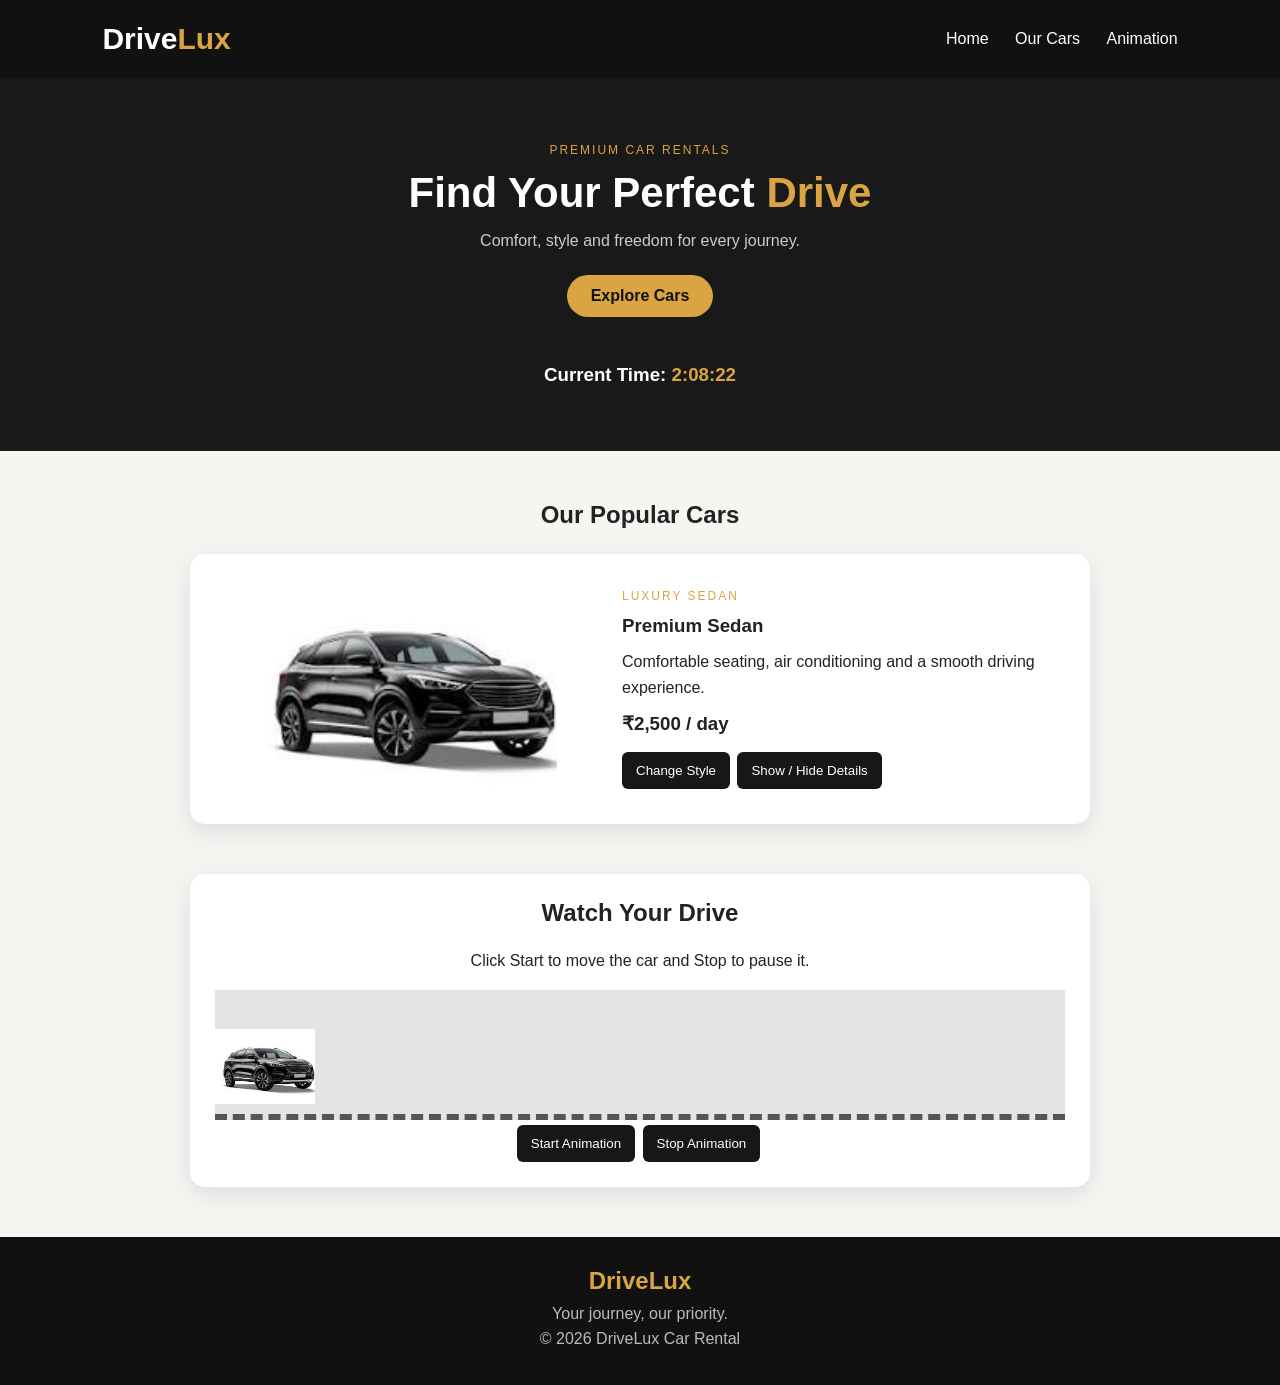
<file: EX_6/index.html>
<!DOCTYPE html>
<html>
<head>
    <title>DriveLux Car Rental</title>
    <meta name="viewport" content="width=device-width, initial-scale=1.0">
    <link rel="stylesheet" href="style.css">
</head>

<body>

<header>
    <h1>Drive<span>Lux</span></h1>
    <nav>
        <a href="#home">Home</a>
        <a href="#cars">Our Cars</a>
        <a href="#animation">Animation</a>
    </nav>
</header>

<section class="hero" id="home">
    <p class="small">PREMIUM CAR RENTALS</p>
    <h2>Find Your Perfect <span>Drive</span></h2>
    <p>Comfort, style and freedom for every journey.</p>
    <a href="#cars" class="button">Explore Cars</a>
    <h3>Current Time: <span id="time"></span></h3>
</section>

<section class="cars-section" id="cars">
    <h2>Our Popular Cars</h2>

    <div class="car-card" id="carCard">
        <img src="car.jpg" alt="Rental car" class="car-image">

        <div class="car-info">
            <p class="small">LUXURY SEDAN</p>
            <h3 id="carName">Premium Sedan</h3>
            <p id="details">Comfortable seating, air conditioning
                and a smooth driving experience.</p>
            <h3>₹2,500 / day</h3>

            <button onclick="changeStyle()">Change Style</button>
            <button onclick="toggleDetails()">Show / Hide Details</button>
        </div>
    </div>
</section>

<section class="animation-section" id="animation">
    <h2>Watch Your Drive</h2>
    <p>Click Start to move the car and Stop to pause it.</p>

    <div id="road">
        <img src="car.jpg" id="movingCar" alt="Moving car">
    </div>

    <button onclick="startCar()">Start Animation</button>
    <button onclick="stopCar()">Stop Animation</button>
</section>

<footer>
    <h2>DriveLux</h2>
    <p>Your journey, our priority.</p>
    <p>© 2026 DriveLux Car Rental</p>
</footer>

<script>
function changeStyle() {
    let card = document.getElementById("carCard");

    card.style.backgroundColor = "#222";
    card.style.color = "#d9a441";
    card.style.border = "2px solid #d9a441";
}

function toggleDetails() {
    let details = document.getElementById("details");

    if (details.style.display === "none") {
        details.style.display = "block";
    } else {
        details.style.display = "none";
    }
}

function displayTime() {
    let now = new Date();

    document.getElementById("time").innerHTML =
        now.getHours() + ":" +
        String(now.getMinutes()).padStart(2, "0") + ":" +
        String(now.getSeconds()).padStart(2, "0");
}

setInterval(displayTime, 1000);
displayTime();

let position = 0;
let timer = null;

function startCar() {
    if (timer !== null) return;

    let car = document.getElementById("movingCar");
    let road = document.getElementById("road");

    timer = setInterval(function() {
        position++;

        if (position > road.clientWidth - car.offsetWidth) {
            position = 0;
        }

        car.style.left = position + "px";
    }, 20);
}

function stopCar() {
    clearInterval(timer);
    timer = null;
}
</script>

</body>
</html>
</file>
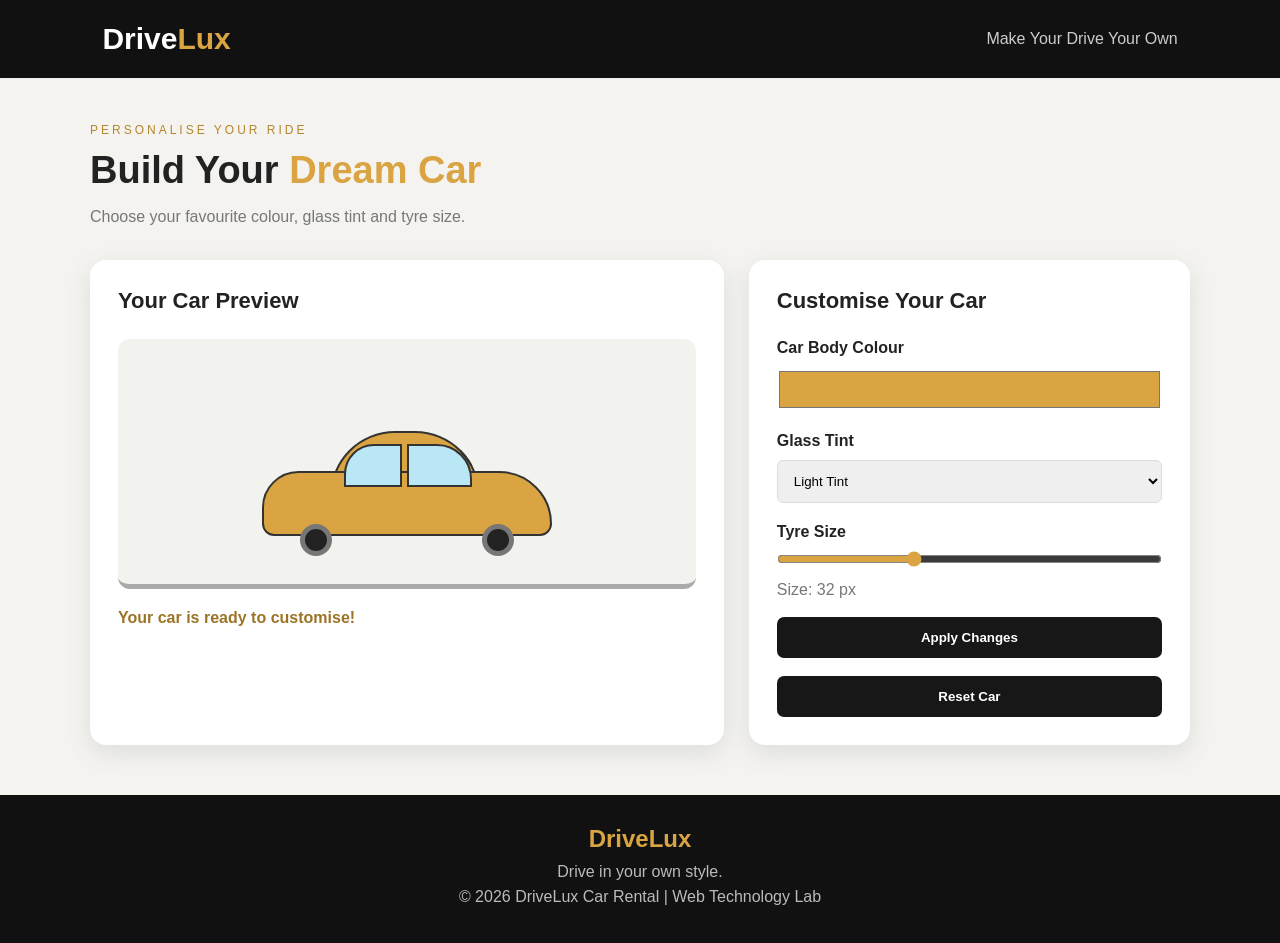
<file: Ex_7/index.html>
<!DOCTYPE html>
<html lang="en">
<head>
    <meta charset="UTF-8">
    <meta name="viewport" content="width=device-width, initial-scale=1.0">
    <title>DriveLux Car Customizer</title>
    <link rel="stylesheet" href="style.css">

    <script src="https://ajax.googleapis.com/ajax/libs/jquery/3.7.1/jquery.min.js"></script>
</head>

<body>

<header>
    <h1>Drive<span>Lux</span></h1>
    <p>Make Your Drive Your Own</p>
</header>

<section class="main">
    <div class="intro">
        <p class="tag">PERSONALISE YOUR RIDE</p>
        <h2>Build Your <span>Dream Car</span></h2>
        <p>Choose your favourite colour, glass tint and tyre size.</p>
    </div>

    <div class="customizer">

        <div class="preview">
            <h3>Your Car Preview</h3>

            <div class="car-scene">
                <div class="car">
                    <div class="roof"></div>
                    <div class="window front-window"></div>
                    <div class="window back-window"></div>
                    <div class="body"></div>
                    <div class="wheel wheel-one"></div>
                    <div class="wheel wheel-two"></div>
                </div>
            </div>

            <p id="message">Your car is ready to customise!</p>
        </div>

        <div class="controls">
            <h3>Customise Your Car</h3>

            <label for="colour">Car Body Colour</label>
            <input type="color" id="colour" value="#d9a441">

            <label for="tint">Glass Tint</label>
            <select id="tint">
                <option value="#b9e7f5">Light Tint</option>
                <option value="#555555">Medium Tint</option>
                <option value="#111111">Dark Tint</option>
            </select>

            <label for="tyre">Tyre Size</label>
            <input type="range" id="tyre" min="25" max="45" value="32">
            <p>Size: <span id="size">32</span> px</p>

            <button id="apply">Apply Changes</button>
            <button id="reset">Reset Car</button>
        </div>

    </div>
</section>

<footer>
    <h2>DriveLux</h2>
    <p>Drive in your own style.</p>
    <p>© 2026 DriveLux Car Rental | Web Technology Lab</p>
</footer>

<script>
$(document).ready(function() {

    $("#apply").click(function() {
        $(".body").css("background-color", $("#colour").val());

        $(".window").css("background-color", $("#tint").val());

        let tyreSize = $("#tyre").val();

        $(".wheel").css({
            "width": tyreSize + "px",
            "height": tyreSize + "px"
        });

        $("#size").text(tyreSize);
        $("#message").text("Your car has been customised!");
    });

    $("#tyre").on("input", function() {
        $("#size").text($(this).val());
    });

    $("#reset").click(function() {
        $("#colour").val("#d9a441");
        $("#tint").val("#b9e7f5");
        $("#tyre").val(32);

        $(".body").css("background-color", "#d9a441");
        $(".window").css("background-color", "#b9e7f5");
        $(".wheel").css({
            "width": "32px",
            "height": "32px"
        });

        $("#size").text("32");
        $("#message").text("Your car settings have been reset.");
    });

});
</script>

</body>
</html>
</file>
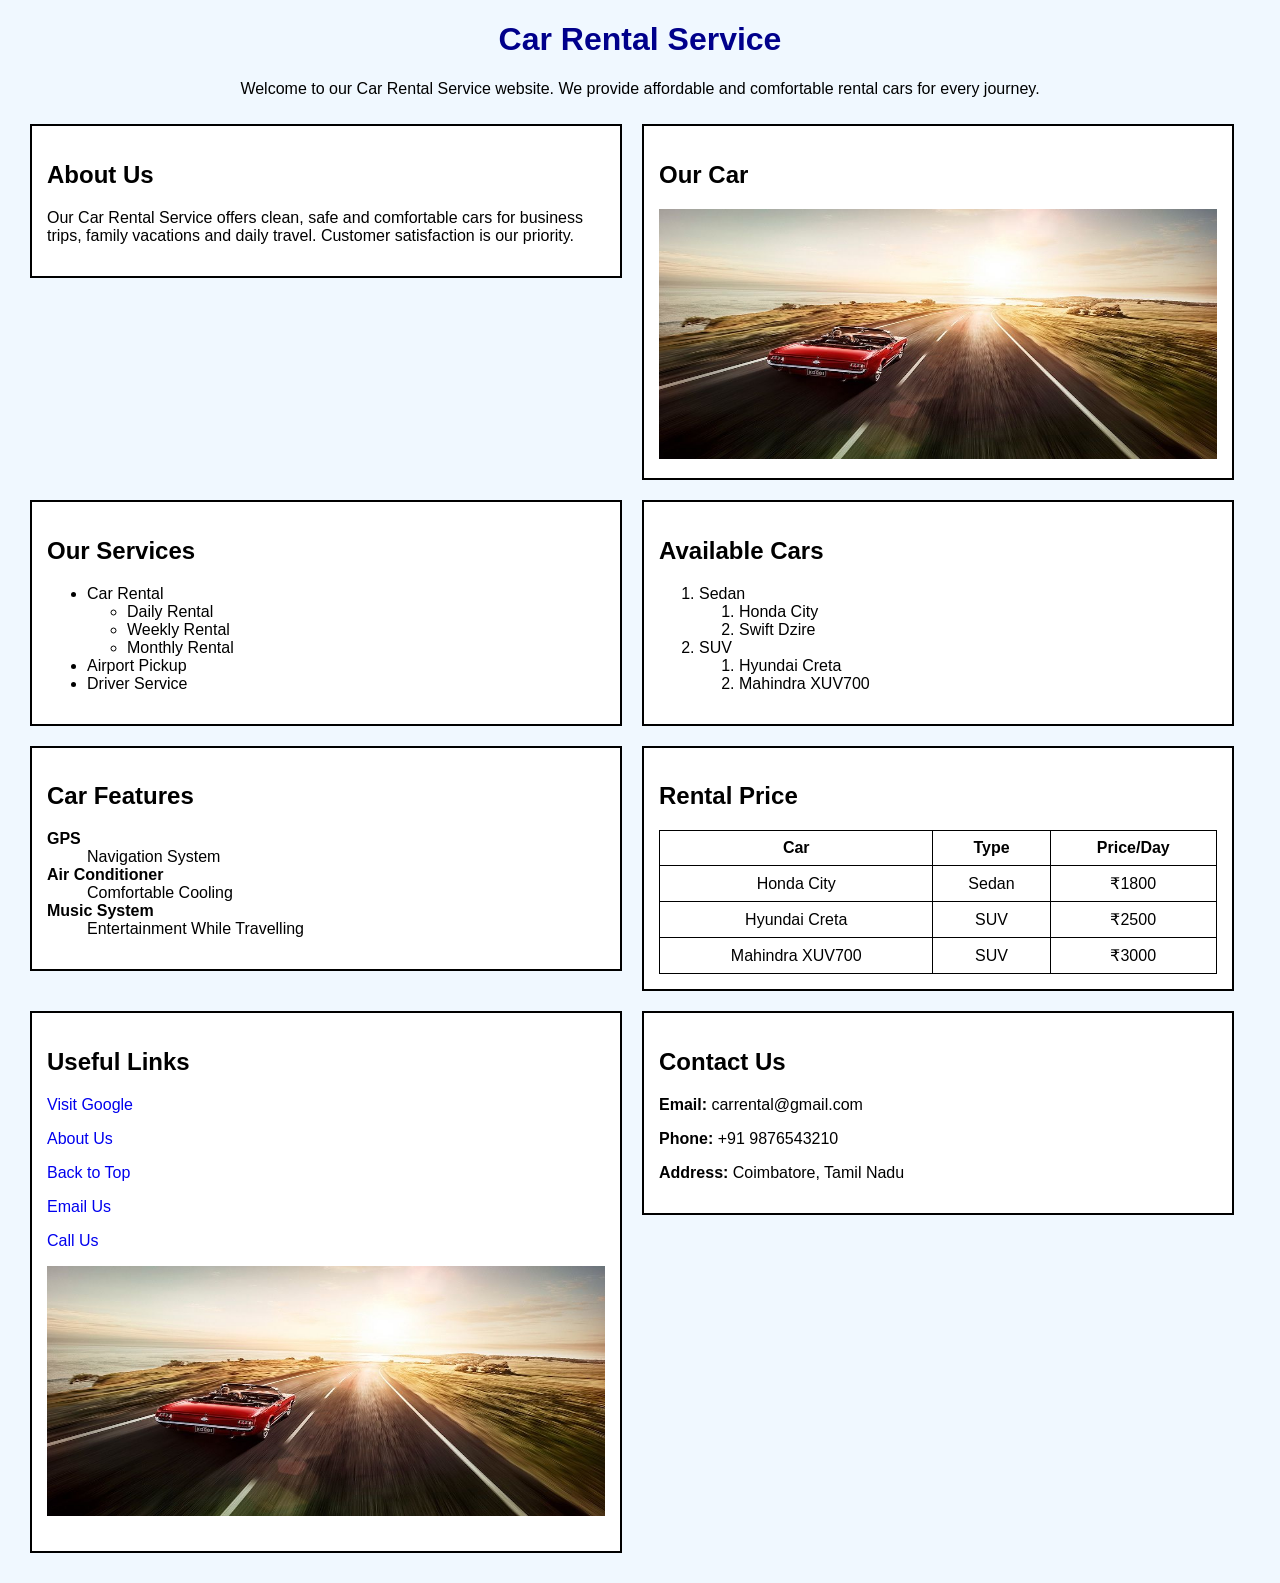
<file: EXPT_1/index.html>
<!doctype html>
<html>
  <head>
    <title>Car Rental Service</title>
    <style>
      body {
        background-color: #f0f8ff;
        font-family: Arial;
        margin: 20px;
      }
      h1 {
        text-align: center;
        color: darkblue;
      }
      .box {
        width: 45%;
        float: left;
        border: 2px solid black;
        padding: 15px;
        margin: 10px;
        background-color: white;
      }
      .clear {
        clear: both;
      }
      table {
        width: 100%;
        border-collapse: collapse;
      }
      table,
      th,
      td {
        border: 1px solid black;
        padding: 8px;
        text-align: center;
      }
      img {
        width: 100%;
        height: 250px;
      }
      a {
        text-decoration: none;
      }
    </style>
  </head>
  <body>
    <!-- Header Section -->
    <h1 id="top">Car Rental Service</h1>
    <p align="center">
      Welcome to our Car Rental Service website. We provide affordable and
      comfortable rental cars for every journey.
    </p>
    <!-- About Us -->
    <div class="box" id="about">
      <h2>About Us</h2>
      <p>
        Our Car Rental Service offers clean, safe and comfortable cars for
        business trips, family vacations and daily travel. Customer satisfaction
        is our priority.
      </p>
    </div>
    <!-- Image Section -->
    <div class="box">
      <h2>Our Car</h2>
      <img src="car.jpg" alt="Car Image" />
    </div>
    <div class="clear"></div>
    <!-- Services -->
    <div class="box">
      <h2>Our Services</h2>
      <ul>
        <li>
          Car Rental
          <ul>
            <li>Daily Rental</li>
            <li>Weekly Rental</li>
            <li>Monthly Rental</li>
          </ul>
        </li>
        <li>Airport Pickup</li>
        <li>Driver Service</li>
      </ul>
    </div>
    <!-- Available Cars -->
    <div class="box">
      <h2>Available Cars</h2>
      <ol>
        <li>
          Sedan
          <ol>
            <li>Honda City</li>
            <li>Swift Dzire</li>
          </ol>
        </li>
        <li>
          SUV
          <ol>
            <li>Hyundai Creta</li>
            <li>Mahindra XUV700</li>
          </ol>
        </li>
      </ol>
    </div>
    <div class="clear"></div>
    <!-- Features -->
    <div class="box">
      <h2>Car Features</h2>
      <dl>
        <dt><b>GPS</b></dt>
        <dd>Navigation System</dd>
        <dt><b>Air Conditioner</b></dt>
        <dd>Comfortable Cooling</dd>
        <dt><b>Music System</b></dt>
        <dd>Entertainment While Travelling</dd>
      </dl>
    </div>
    <!-- Rental Price -->
    <div class="box">
      <h2>Rental Price</h2>
      <table>
        <tr>
          <th>Car</th>
          <th>Type</th>
          <th>Price/Day</th>
        </tr>
        <tr>
          <td>Honda City</td>
          <td>Sedan</td>
          <td>₹1800</td>
        </tr>
        <tr>
          <td>Hyundai Creta</td>
          <td>SUV</td>
          <td>₹2500</td>
        </tr>
        <tr>
          <td>Mahindra XUV700</td>
          <td>SUV</td>
          <td>₹3000</td>
        </tr>
      </table>
    </div>
    <div class="clear"></div>
    <!-- Hyperlinks -->
    <div class="box">
      <h2>Useful Links</h2>
      <p>
        <a href="https://www.google.com" target="_blank"> Visit Google </a>
      </p>
      <p>
        <a href="#about"> About Us </a>
      </p>
      <p>
        <a href="#top"> Back to Top </a>
      </p>
      <p>
        <a href="mailto:carrental@gmail.com"> Email Us </a>
      </p>
      <p>
        <a href="tel:+919876543210"> Call Us </a>
      </p>
      <p>
        <a href="https://www.google.com" target="_blank">
          <img src="car.jpg" width="150" height="100" alt="Car" />
        </a>
      </p>
    </div>
    <!-- Contact -->
    <div class="box">
      <h2>Contact Us</h2>
      <p><b>Email:</b> carrental@gmail.com</p>
      <p><b>Phone:</b> +91 9876543210</p>
      <p><b>Address:</b> Coimbatore, Tamil Nadu</p>
    </div>
    <div class="clear"></div>
  </body>
</html>
</file>
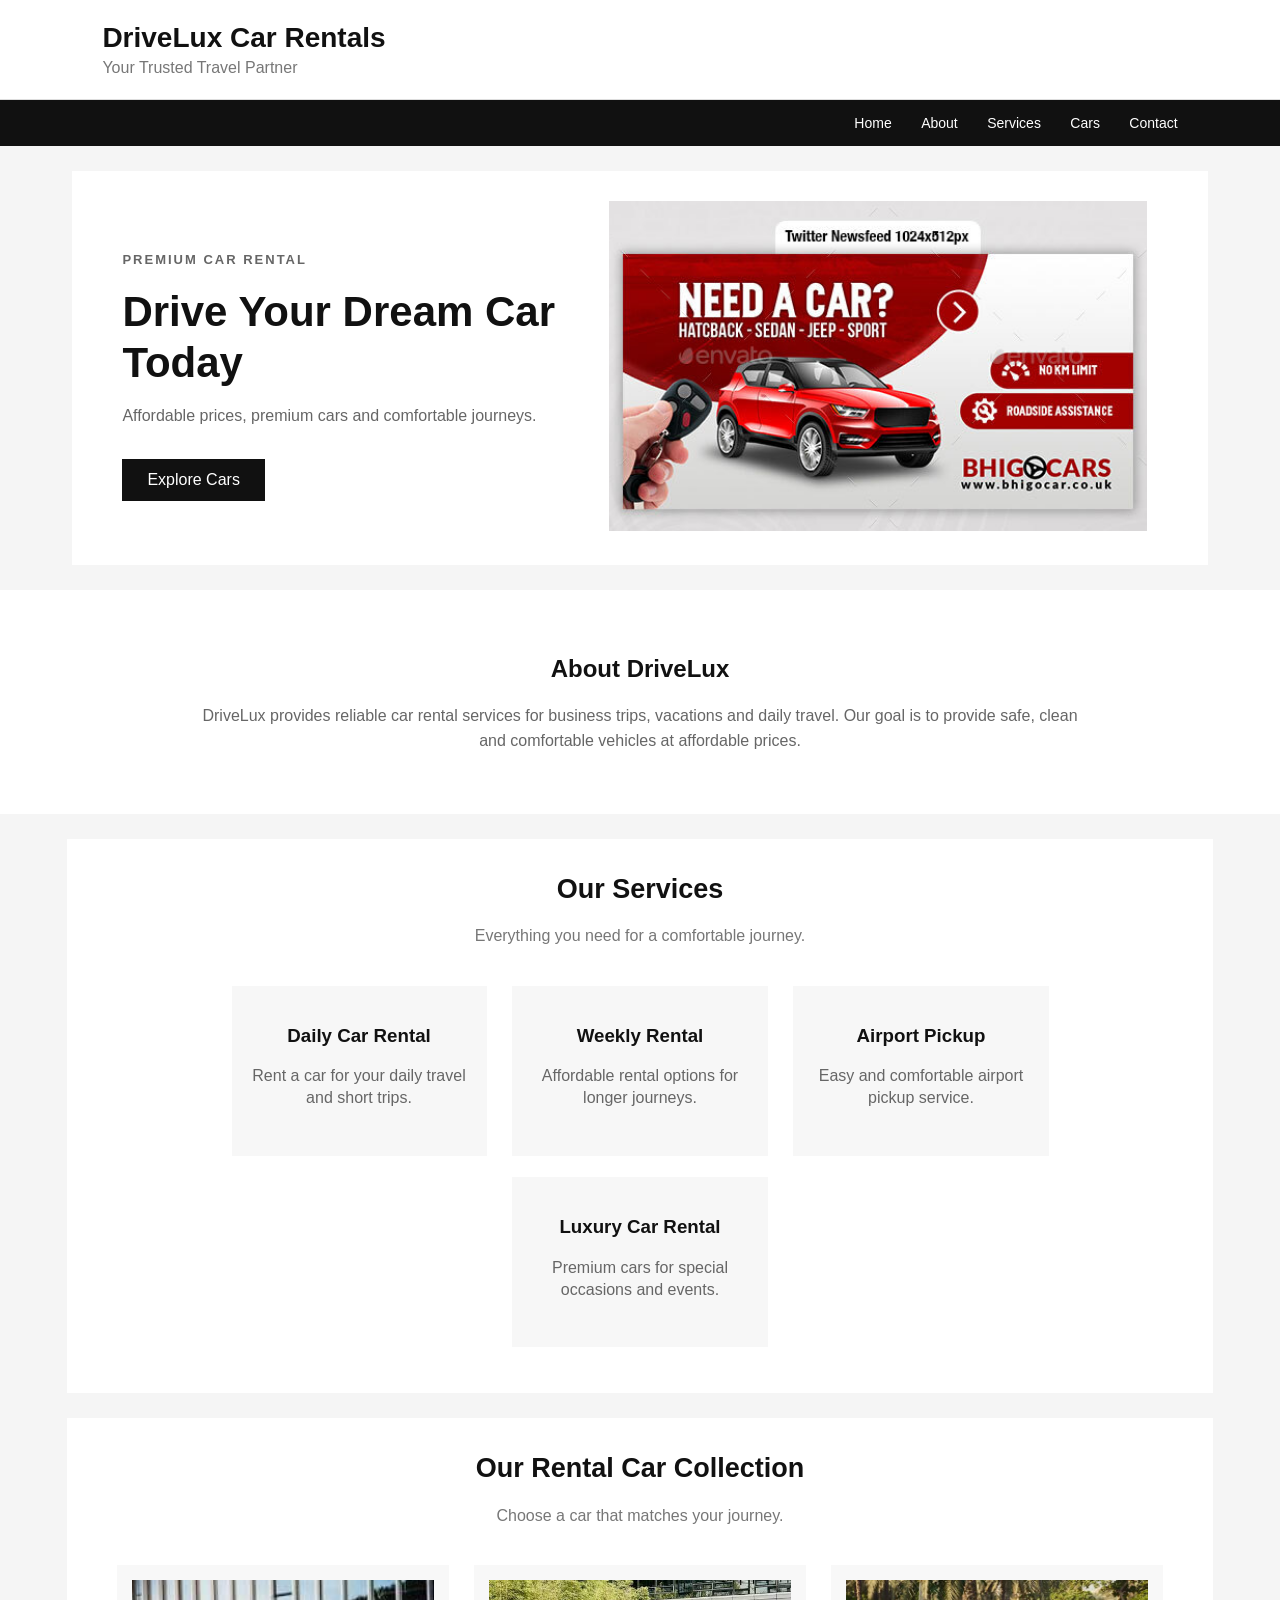
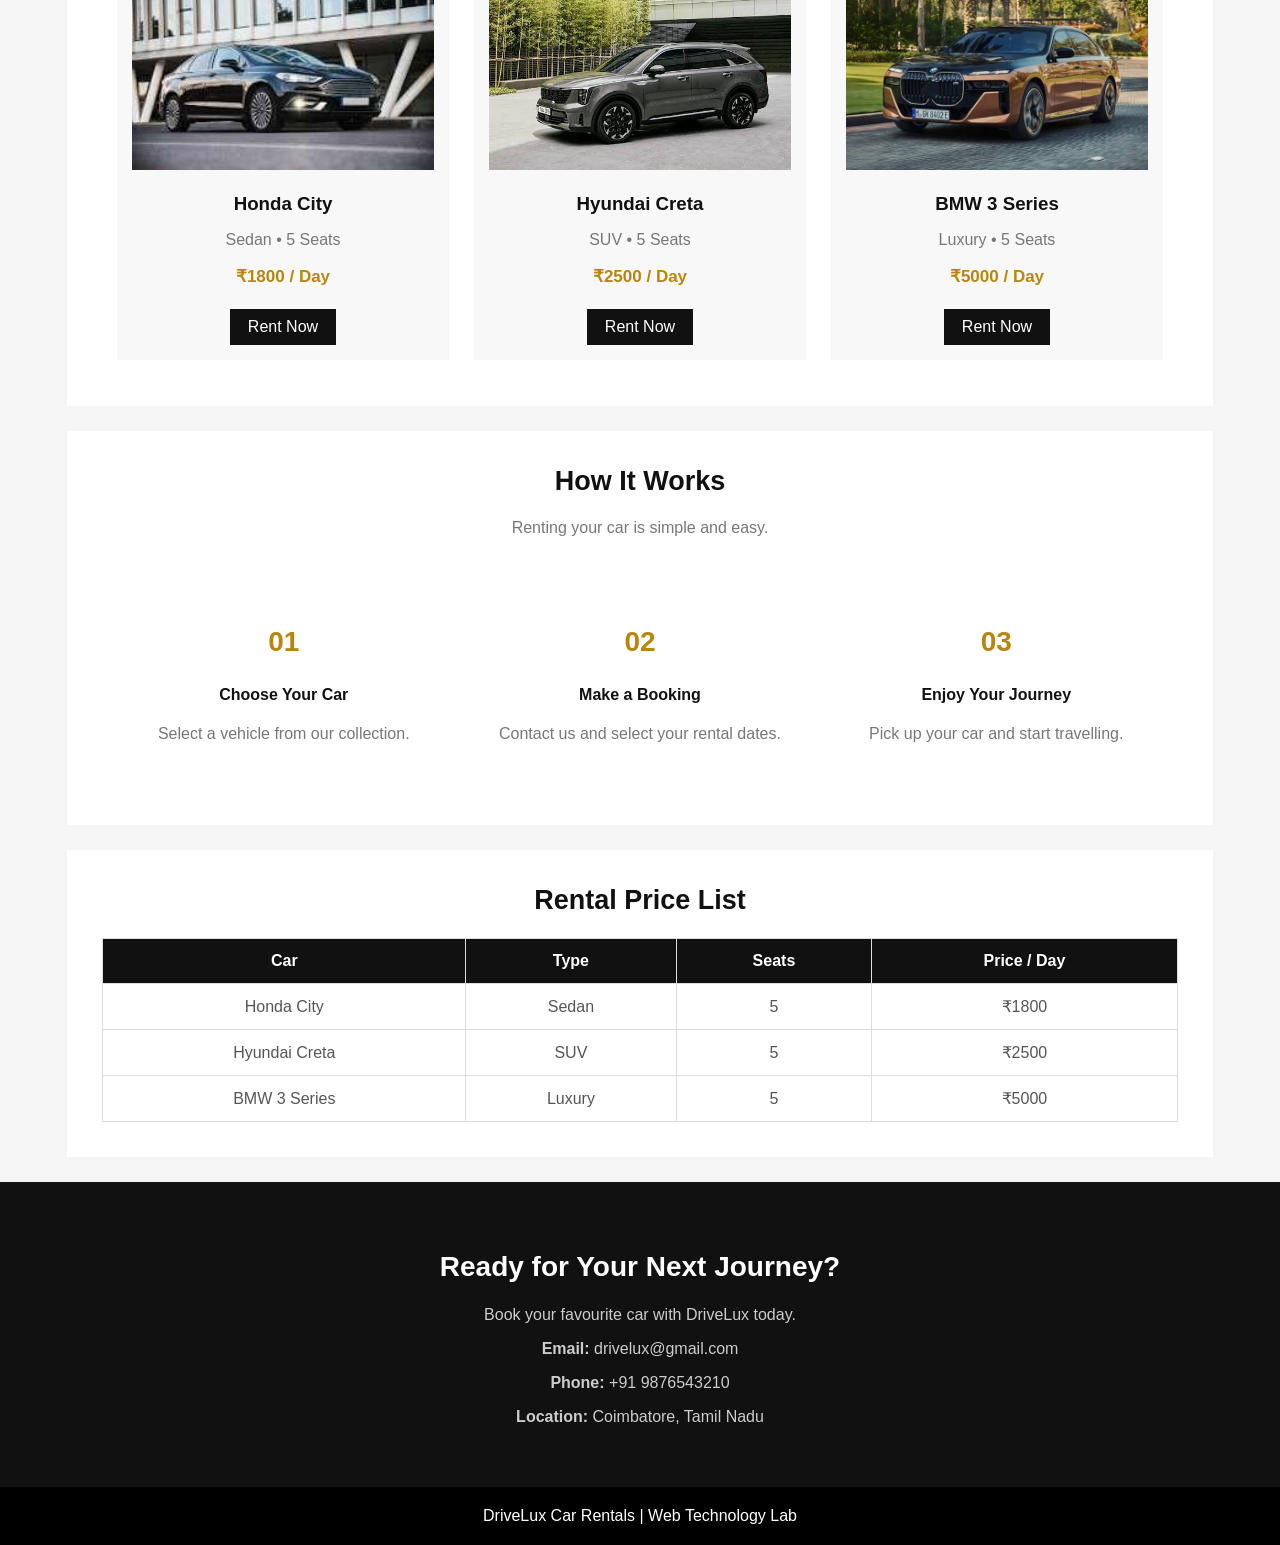
<file: EXPT_3/index.html>
<!DOCTYPE html>
<html>
<head>
    <title>DriveLux Car Rentals</title>
    <link rel="stylesheet" href="style.css">
</head>
<body>
    <div class="header">
        <h1>DriveLux Car Rentals</h1>
        <p>Your Trusted Travel Partner</p>
    </div>
    <div class="nav">
        <a href="#home">Home</a>
        <a href="#about">About</a>
        <a href="#services">Services</a>
        <a href="#cars">Cars</a>
        <a href="#contact">Contact</a>
    </div>
    <div class="hero" id="home">
        <div class="hero-text">
            <p class="small-title">PREMIUM CAR RENTAL</p>
            <h2>Drive Your Dream Car Today</h2>
            <p>
                Affordable prices, premium cars and comfortable journeys.
            </p>
            <a href="#cars" class="button">
                Explore Cars
            </a>
        </div>
        <div class="hero-image">
            <img src="hero.jpg" alt="Car Rental">
        </div>
    </div>
    <div class="about" id="about">
        <h2>About DriveLux</h2>
        <p>
            DriveLux provides reliable car rental services for business trips,
            vacations and daily travel. Our goal is to provide safe, clean
            and comfortable vehicles at affordable prices.
        </p>
    </div>
    <div class="section" id="services">
        <h2>Our Services</h2>
        <p class="section-text">
            Everything you need for a comfortable journey.
        </p>
        <div class="service-box">
            <h3>Daily Car Rental</h3>
            <p>
                Rent a car for your daily travel and short trips.
            </p>
        </div>
        <div class="service-box">
            <h3>Weekly Rental</h3>
            <p>
                Affordable rental options for longer journeys.
            </p>
        </div>
        <div class="service-box">
            <h3>Airport Pickup</h3>
            <p>
                Easy and comfortable airport pickup service.
            </p>
        </div>
        <div class="service-box">
            <h3>Luxury Car Rental</h3>
            <p>
                Premium cars for special occasions and events.
            </p>
        </div>
    </div>
    <div class="section" id="cars">
        <h2>Our Rental Car Collection</h2>
        <p class="section-text">
            Choose a car that matches your journey.
        </p>
        <div class="car-box">
            <img src="sedan.jpg" alt="Honda City">
            <h3>Honda City</h3>
            <p>Sedan • 5 Seats</p>
            <p class="price">₹1800 / Day</p>
            <a href="#contact" class="small-button">
                Rent Now
            </a>
        </div>
        <div class="car-box">
            <img src="suv.jpg" alt="Hyundai Creta">
            <h3>Hyundai Creta</h3>
            <p>SUV • 5 Seats</p>
            <p class="price">₹2500 / Day</p>
            <a href="#contact" class="small-button">
                Rent Now
            </a>
        </div>
        <div class="car-box">
            <img src="luxury.jpg" alt="BMW 3 Series">
            <h3>BMW 3 Series</h3>
            <p>Luxury • 5 Seats</p>
            <p class="price">₹5000 / Day</p>
            <a href="#contact" class="small-button">
                Rent Now
            </a>
        </div>
    </div>
    <div class="section">
        <h2>How It Works</h2>
        <p class="section-text">
            Renting your car is simple and easy.
        </p>
        <div class="step-box">
            <h3>01</h3>
            <h4>Choose Your Car</h4>
            <p>
                Select a vehicle from our collection.
            </p>
        </div>
        <div class="step-box">
            <h3>02</h3>
            <h4>Make a Booking</h4>
            <p>
                Contact us and select your rental dates.
            </p>
        </div>
        <div class="step-box">
            <h3>03</h3>
            <h4>Enjoy Your Journey</h4>
            <p>
                Pick up your car and start travelling.
            </p>
        </div>
    </div>
    <div class="section">
        <h2>Rental Price List</h2>
        <table>
            <tr>
                <th>Car</th>
                <th>Type</th>
                <th>Seats</th>
                <th>Price / Day</th>
            </tr>
            <tr>
                <td>Honda City</td>
                <td>Sedan</td>
                <td>5</td>
                <td>₹1800</td>
            </tr>
            <tr>
                <td>Hyundai Creta</td>
                <td>SUV</td>
                <td>5</td>
                <td>₹2500</td>
            </tr>
            <tr>
                <td>BMW 3 Series</td>
                <td>Luxury</td>
                <td>5</td>
                <td>₹5000</td>
            </tr>
        </table>
    </div>
    <div class="contact" id="contact">
        <h2>Ready for Your Next Journey?</h2>
        <p>
            Book your favourite car with DriveLux today.
        </p>
        <p>
            <b>Email:</b> drivelux@gmail.com
        </p>
        <p>
            <b>Phone:</b> +91 9876543210
        </p>
        <p>
            <b>Location:</b> Coimbatore, Tamil Nadu
        </p>
    </div>
    <div class="footer">
        <p>
            DriveLux Car Rentals | Web Technology Lab
        </p>
    </div>
</body>
</html>
</file>
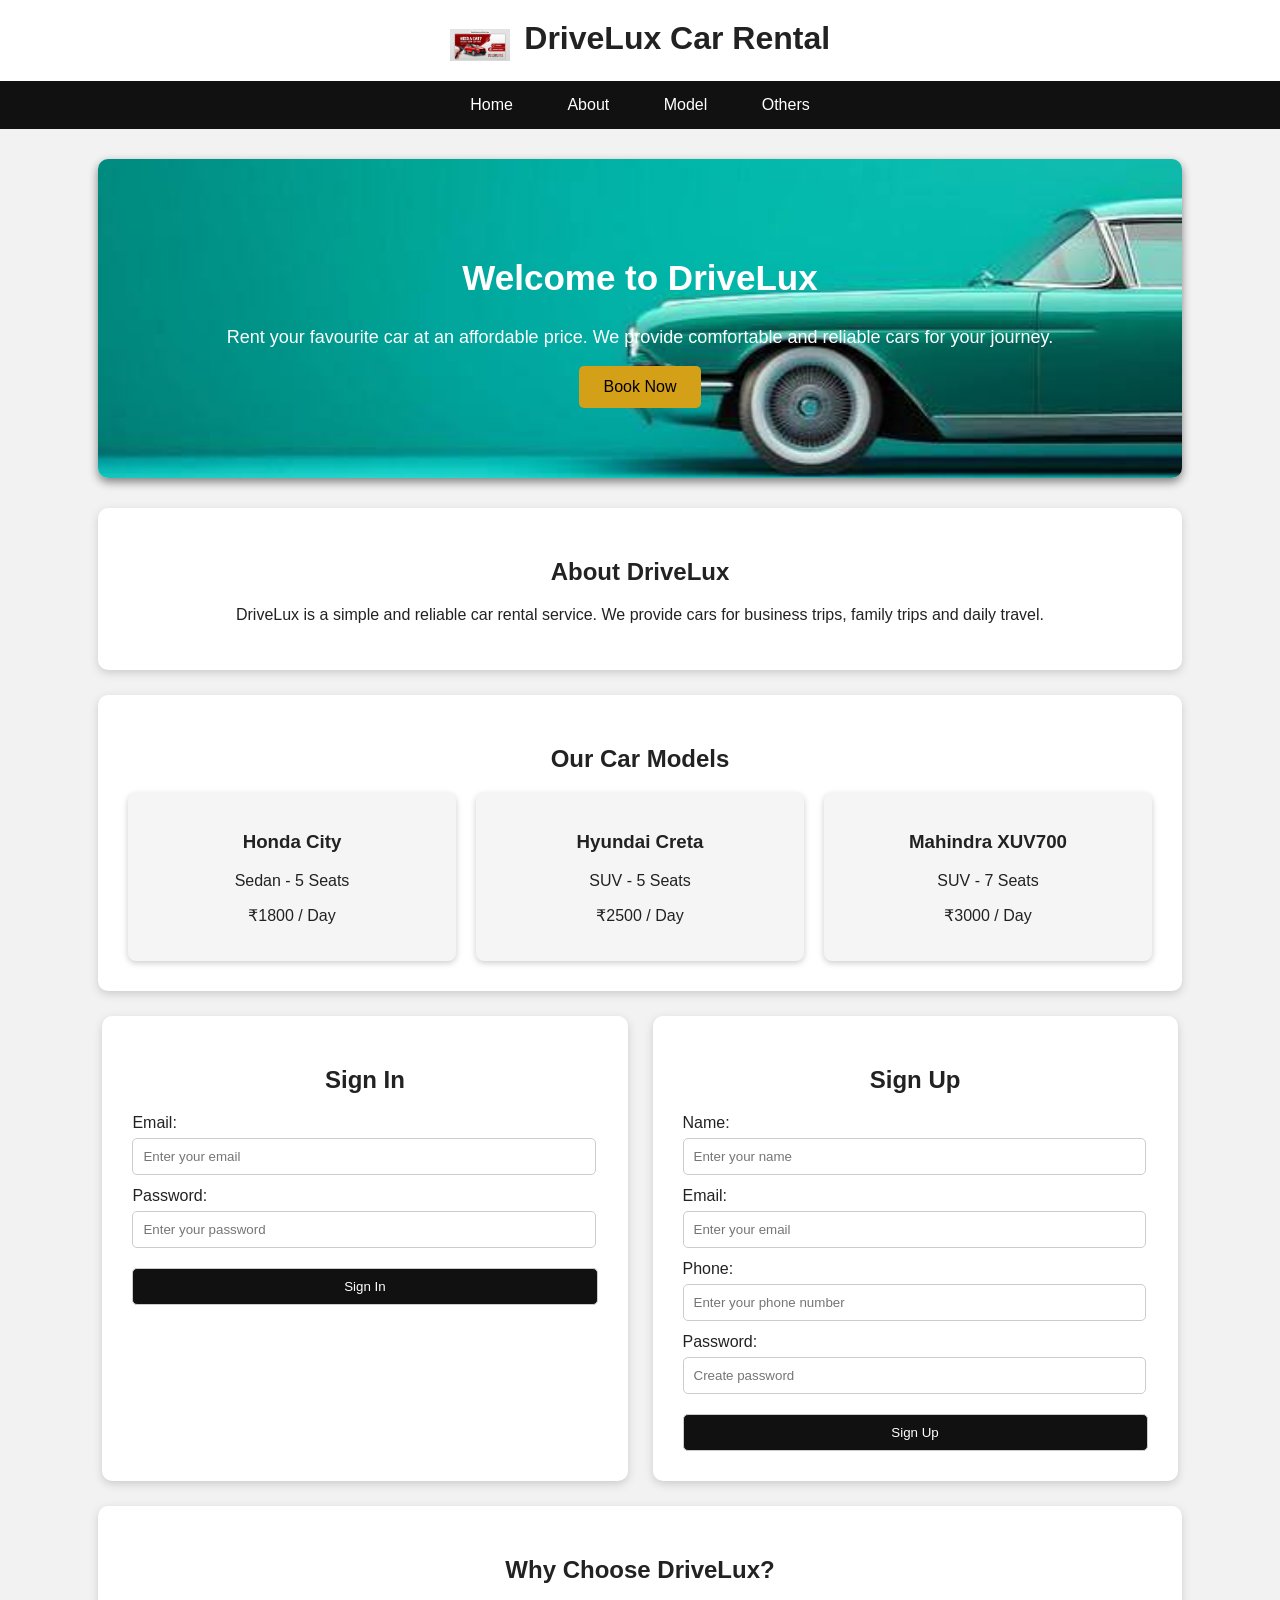
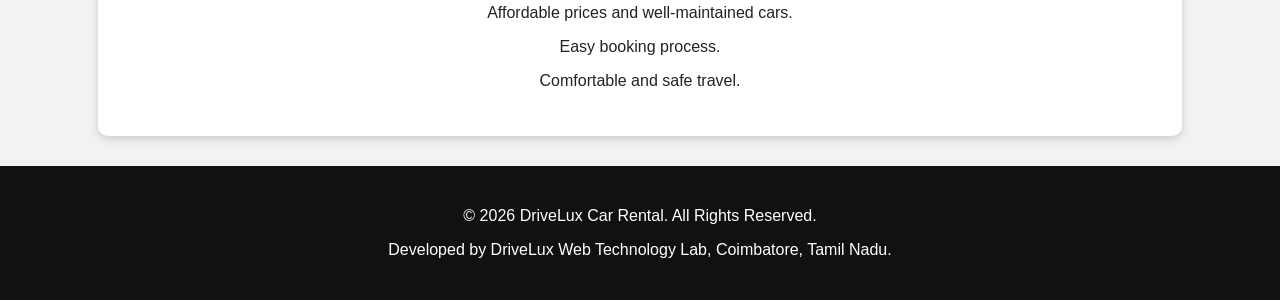
<file: EXPT_4/index.html>
<!DOCTYPE html>
<html>
<head>
    <title>DriveLux Car Rental</title>
    <meta name="viewport" content="width=device-width, initial-scale=1.0">
    <link rel="stylesheet" href="style.css">
</head>
<body>
    <header>
        <img src="logo.jpg" alt="DriveLux Logo">
        <h1>DriveLux Car Rental</h1>
    </header>
    <nav>
        <ul>
            <li class="home">
                <a href="#">Home</a>
                <ul class="dropdown">
                    <li><a href="#cars">Cars</a></li>
                    <li><a href="#booking">Book a Car</a></li>
                    <li><a href="#offers">Offers</a></li>
                </ul>
            </li>
            <li><a href="#about">About</a></li>
            <li><a href="#model">Model</a></li>
            <li><a href="#others">Others</a></li>
        </ul>
    </nav>
    <main>
        <section class="welcome">
            <h2>Welcome to DriveLux</h2>
            <p>
                Rent your favourite car at an affordable price.
                We provide comfortable and reliable cars for your journey.
            </p>
            <a href="#booking" class="button">Book Now</a>
        </section>
        <section id="about" class="section">
            <h2>About DriveLux</h2>
            <p>
                DriveLux is a simple and reliable car rental service.
                We provide cars for business trips, family trips and daily travel.
            </p>
        </section>
        <section id="model" class="section">
            <h2>Our Car Models</h2>
            <div class="cars" id="cars">
                <div class="car">
                    <h3>Honda City</h3>
                    <p>Sedan - 5 Seats</p>
                    <p>₹1800 / Day</p>
                </div>
                <div class="car">
                    <h3>Hyundai Creta</h3>
                    <p>SUV - 5 Seats</p>
                    <p>₹2500 / Day</p>
                </div>
                <div class="car">
                    <h3>Mahindra XUV700</h3>
                    <p>SUV - 7 Seats</p>
                    <p>₹3000 / Day</p>
                </div>
            </div>
        </section>
        <section id="booking" class="form-section">
            <div class="form-box">
                <h2>Sign In</h2>
                <form>
                    <label>Email:</label>
                    <input type="email" placeholder="Enter your email">
                    <label>Password:</label>
                    <input type="password" placeholder="Enter your password">
                    <input type="submit" value="Sign In">
                </form>
            </div>
            <div class="form-box">
                <h2>Sign Up</h2>
                <form>
                    <label>Name:</label>
                    <input type="text" placeholder="Enter your name">
                    <label>Email:</label>
                    <input type="email" placeholder="Enter your email">
                    <label>Phone:</label>
                    <input type="tel" placeholder="Enter your phone number">
                    <label>Password:</label>
                    <input type="password" placeholder="Create password">
                    <input type="submit" value="Sign Up">
                </form>
            </div>
        </section>
        <section id="others" class="section">
            <h2>Why Choose DriveLux?</h2>
            <p id="offers">Affordable prices and well-maintained cars.</p>
            <p>Easy booking process.</p>
            <p>Comfortable and safe travel.</p>
        </section>
    </main>
    <footer>
        <p>© 2026 DriveLux Car Rental. All Rights Reserved.</p>
        <p>
            Developed by DriveLux Web Technology Lab,
            Coimbatore, Tamil Nadu.
        </p>
    </footer>
</body>
</html>
</file>
<file: EX_6/style.css>
* {
    margin: 0;
    padding: 0;
    box-sizing: border-box;
    font-family: Arial, sans-serif;
}

body {
    background: #f5f5f2;
    color: #222;
}

header {
    background: #111;
    color: white;
    padding: 22px 8%;
    display: flex;
    justify-content: space-between;
    align-items: center;
}

header h1 {
    font-size: 30px;
}

header span, .hero span {
    color: #d9a441;
}

nav a {
    color: white;
    text-decoration: none;
    margin-left: 22px;
}

nav a:hover {
    color: #d9a441;
}

.hero {
    background: #191919;
    color: white;
    text-align: center;
    padding: 65px 20px;
}

.small {
    color: #d9a441;
    font-size: 12px;
    letter-spacing: 2px;
    margin-bottom: 12px;
}

.hero h2 {
    font-size: 42px;
    margin-bottom: 15px;
}

.hero > p:not(.small) {
    color: #ccc;
    margin-bottom: 25px;
}

.button {
    display: inline-block;
    background: #d9a441;
    color: #111;
    padding: 12px 24px;
    border-radius: 25px;
    text-decoration: none;
    font-weight: bold;
    margin-bottom: 25px;
}

.hero h3 {
    margin-top: 22px;
}

.cars-section {
    width: 85%;
    max-width: 900px;
    margin: 50px auto;
}

.cars-section > h2,
.animation-section > h2 {
    text-align: center;
    margin-bottom: 25px;
}

.car-card {
    background: white;
    display: flex;
    align-items: center;
    gap: 25px;
    padding: 20px;
    border-radius: 15px;
    box-shadow: 0 8px 25px #ddd;
    transition: 0.3s;
}

.car-card:hover {
    transform: translateY(-5px);
}

.car-image {
    width: 45%;
    height: 230px;
    object-fit: contain;
}

.car-info {
    flex: 1;
}

.car-info h3 {
    margin: 12px 0;
}

.car-info > p:not(.small) {
    line-height: 1.6;
    margin-bottom: 12px;
}

button {
    background: #171717;
    color: white;
    border: none;
    padding: 11px 14px;
    margin: 5px 3px 0 0;
    border-radius: 6px;
    cursor: pointer;
}

button:hover {
    background: #d9a441;
    color: #111;
}

.animation-section {
    background: white;
    width: 85%;
    max-width: 900px;
    margin: 40px auto;
    padding: 25px;
    border-radius: 15px;
    text-align: center;
    box-shadow: 0 8px 25px #ddd;
}

.animation-section p {
    margin-bottom: 20px;
}

#road {
    height: 130px;
    background: #e4e4e4;
    border-bottom: 6px dashed #555;
    position: relative;
    overflow: hidden;
}

#movingCar {
    position: absolute;
    left: 0;
    bottom: 5px;
    width: 100px;
    height: 85px;
    object-fit: contain;
}

footer {
    background: #111;
    color: white;
    text-align: center;
    padding: 30px;
    margin-top: 50px;
}

footer h2 {
    color: #d9a441;
    margin-bottom: 10px;
}

footer p {
    margin: 7px;
    color: #bbb;
}

@media (max-width: 650px) {
    header {
        flex-direction: column;
        gap: 18px;
    }

    nav a {
        margin: 0 7px;
    }

    .hero h2 {
        font-size: 32px;
    }

    .car-card {
        flex-direction: column;
    }

    .car-image {
        width: 100%;
        height: 200px;
    }

    .cars-section,
    .animation-section {
        width: 92%;
    }
}
</file>
<file: Ex_7/style.css>
* {
    margin: 0;
    padding: 0;
    box-sizing: border-box;
    font-family: Arial, sans-serif;
}

body {
    background: #f4f3ef;
    color: #222;
}

header {
    background: #111;
    color: white;
    padding: 22px 8%;
    display: flex;
    justify-content: space-between;
    align-items: center;
}

header h1 {
    font-size: 30px;
}

header span, .intro span {
    color: #d9a441;
}

header p {
    color: #ccc;
}

.main {
    max-width: 1100px;
    width: 90%;
    margin: 45px auto;
}

.intro {
    margin-bottom: 30px;
}

.tag {
    color: #b4862d;
    font-size: 12px;
    letter-spacing: 3px;
    margin-bottom: 12px;
}

.intro h2 {
    font-size: 38px;
    margin-bottom: 12px;
}

.intro > p:last-child {
    color: #777;
    line-height: 1.6;
}

.customizer {
    display: flex;
    gap: 25px;
    align-items: stretch;
}

.preview, .controls {
    background: white;
    border-radius: 16px;
    padding: 28px;
    box-shadow: 0 8px 25px #ddd;
}

.preview {
    flex: 1.5;
    min-width: 0;
}

.controls {
    flex: 1;
}

.preview h3, .controls h3 {
    margin-bottom: 25px;
    font-size: 22px;
}

.car-scene {
    background: #f2f2ef;
    height: 250px;
    position: relative;
    overflow: hidden;
    border-radius: 12px;
    border-bottom: 5px solid #aaa;
}

.car {
    position: absolute;
    width: 290px;
    height: 125px;
    left: 50%;
    bottom: 28px;
    transform: translateX(-50%);
}

.body {
    position: absolute;
    width: 290px;
    height: 65px;
    bottom: 20px;
    background: #d9a441;
    border-radius: 45px 65px 15px 15px;
    border: 2px solid #333;
}

.roof {
    position: absolute;
    width: 150px;
    height: 65px;
    left: 68px;
    top: 0;
    background: #d9a441;
    border: 2px solid #333;
    border-radius: 65px 65px 0 0;
}

.window {
    position: absolute;
    top: 13px;
    height: 43px;
    background: #b9e7f5;
    border: 2px solid #333;
    z-index: 2;
}

.front-window {
    left: 145px;
    width: 65px;
    border-radius: 0 35px 0 0;
}

.back-window {
    left: 82px;
    width: 58px;
    border-radius: 30px 0 0 0;
}

.wheel {
    position: absolute;
    bottom: 0;
    width: 32px;
    height: 32px;
    background: #222;
    border: 5px solid #777;
    border-radius: 50%;
    z-index: 3;
}

.wheel-one {
    left: 38px;
}

.wheel-two {
    right: 38px;
}

#message {
    margin-top: 20px;
    color: #9b7425;
    font-weight: bold;
}

.controls label {
    display: block;
    margin: 20px 0 10px;
    font-weight: bold;
}

.controls input, .controls select {
    width: 100%;
    cursor: pointer;
}

.controls input[type="color"] {
    height: 45px;
    border: none;
    background: white;
}

.controls select {
    padding: 12px;
    border: 1px solid #ddd;
    border-radius: 6px;
}

.controls input[type="range"] {
    accent-color: #d9a441;
}

.controls p {
    margin-top: 10px;
    color: #777;
}

button {
    width: 100%;
    margin-top: 18px;
    padding: 13px;
    border: none;
    border-radius: 7px;
    background: #171717;
    color: white;
    cursor: pointer;
    font-weight: bold;
}

button:hover {
    background: #d9a441;
    color: #111;
}

footer {
    background: #111;
    color: white;
    text-align: center;
    padding: 30px;
    margin-top: 50px;
}

footer h2 {
    color: #d9a441;
    margin-bottom: 10px;
}

footer p {
    color: #bbb;
    margin: 7px;
}

@media (max-width: 700px) {
    header {
        flex-direction: column;
        gap: 10px;
    }

    .intro h2 {
        font-size: 30px;
    }

    .customizer {
        flex-direction: column;
    }

    .preview, .controls {
        width: 100%;
    }

    .car {
        transform: translateX(-50%) scale(0.85);
    }
}
</file>
<file: EXPT_3/style.css>
body {
  margin: 0;
  font-family: Arial;
  background-color: #f5f5f5;
  color: #222;
}
.header {
  background-color: white;
  padding: 22px 8%;
  border-bottom: 1px solid #ddd;
}
.header h1 {
  margin: 0;
  color: #111;
  font-size: 28px;
}
.header p {
  margin: 5px 0 0;
  color: #777;
}
.nav {
  background-color: #111;
  text-align: right;
  padding: 14px 8%;
}
.nav a {
  color: white;
  text-decoration: none;
  margin-left: 25px;
  font-size: 14px;
}
.nav a:hover {
  color: #d4a017;
}
.hero {
  width: 84%;
  margin: 25px auto;
  background-color: white;
  padding: 30px;
  overflow: hidden;
}
.hero-text {
  width: 43%;
  display: inline-block;
  vertical-align: middle;
  padding: 20px;
}
.small-title {
  color: #b8860b;
  font-size: 13px;
  font-weight: bold;
  letter-spacing: 2px;
}
.hero-text h2 {
  font-size: 42px;
  line-height: 1.2;
  color: #111;
  margin: 15px 0;
}
.hero-text p {
  color: #666;
  line-height: 24px;
}
.hero-image {
  width: 50%;
  display: inline-block;
  vertical-align: middle;
}
.hero-image img {
  width: 100%;
  height: 330px;
  object-fit: cover;
}
.button {
  display: inline-block;
  background-color: #111;
  color: white;
  text-decoration: none;
  padding: 12px 25px;
  margin-top: 15px;
}
.button:hover {
  background-color: #d4a017;
  color: black;
}
.about {
  background-color: white;
  text-align: center;
  padding: 45px 15%;
  margin-top: 20px;
}
.about h2 {
  color: #111;
}
.about p {
  color: #666;
  line-height: 25px;
}
.section {
  width: 84%;
  margin: 25px auto;
  background-color: white;
  padding: 35px;
  text-align: center;
}
.section h2 {
  color: #111;
  font-size: 27px;
  margin-top: 0;
}
.section-text {
  color: #777;
  margin-bottom: 30px;
}
.service-box {
  display: inline-block;
  width: 20%;
  min-height: 130px;
  margin: 1%;
  padding: 20px;
  background-color: #f7f7f7;
  vertical-align: top;
}
.service-box h3 {
  color: #111;
}
.service-box p {
  color: #666;
  line-height: 22px;
}
.car-box {
  display: inline-block;
  width: 28%;
  margin: 1%;
  padding: 15px;
  background-color: #f8f8f8;
  vertical-align: top;
}
.car-box img {
  width: 100%;
  height: 190px;
  object-fit: cover;
}
.car-box h3 {
  color: #111;
  margin-bottom: 8px;
}
.car-box p {
  color: #777;
}
.price {
  color: #b8860b !important;
  font-weight: bold;
  font-size: 17px;
}
.small-button {
  display: inline-block;
  background-color: #111;
  color: white;
  text-decoration: none;
  padding: 9px 18px;
  margin-top: 5px;
}
.small-button:hover {
  background-color: #d4a017;
  color: black;
}
.step-box {
  display: inline-block;
  width: 27%;
  margin: 1%;
  padding: 20px;
  vertical-align: top;
}
.step-box h3 {
  color: #b8860b;
  font-size: 28px;
}
.step-box h4 {
  color: #111;
}
.step-box p {
  color: #777;
}
table {
  width: 100%;
  border-collapse: collapse;
}
table,
th,
td {
  border: 1px solid #ddd;
}
th {
  background-color: #111;
  color: white;
  padding: 13px;
}
td {
  padding: 13px;
  color: #555;
}
.contact {
  background-color: #111;
  color: white;
  text-align: center;
  padding: 45px;
  margin-top: 25px;
}
.contact h2 {
  color: white;
  font-size: 28px;
}
.contact p {
  color: #ccc;
}
.footer {
  background-color: #000;
  color: white;
  text-align: center;
  padding: 20px;
}
.footer p {
  margin: 0;
}
</file>
<file: EXPT_4/style.css>
body {
    margin: 0;
    font-family: Arial;
    background-color: #f2f2f2;
    color: #222;
}
header {
    background-color: white;
    padding: 20px;
    text-align: center;
}
header img {
    width: 60px;
    vertical-align: middle;
}
header h1 {
    display: inline;
    margin-left: 10px;
}
nav {
    background-color: #111;
    text-align: center;
}
nav ul {
    list-style: none;
    margin: 0;
    padding: 0;
}
nav li {
    display: inline-block;
    position: relative;
}
nav a {
    display: block;
    color: white;
    text-decoration: none;
    padding: 15px 25px;
}
nav a:hover {
    background-color: #d4a017;
    color: black;
}
.dropdown {
    display: none;
    position: absolute;
    background-color: #111;
    width: 160px;
    text-align: left;
}
.home:hover .dropdown {
    display: block;
}
.dropdown li {
    display: block;
}
.dropdown a {
    padding: 12px;
}
.welcome {
    width: 80%;
    margin: 30px auto;
    padding: 70px 30px;
    text-align: center;
    color: white;
    background-image: url("car-bg.jpg");
    background-size: cover;
    background-position: center;
    border-radius: 10px;
    box-shadow: 0 4px 10px gray;
}
.welcome h2 {
    font-size: 35px;
}
.welcome p {
    font-size: 18px;
}
.button {
    display: inline-block;
    background-color: #d4a017;
    color: black;
    text-decoration: none;
    padding: 12px 25px;
    border-radius: 5px;
}
.button:hover {
    background-color: white;
}
.section {
    width: 80%;
    margin: 25px auto;
    padding: 30px;
    background-color: white;
    text-align: center;

    border-radius: 10px;
    box-shadow: 0 3px 8px #ccc;
}
.cars {
    display: flex;
    justify-content: space-around;
    gap: 20px;
}
.car {
    width: 30%;
    padding: 20px;
    background-color: #f5f5f5;

    border-radius: 8px;
    box-shadow: 0 2px 6px #ccc;
}
.form-section {
    width: 84%;
    margin: 25px auto;

    display: flex;
    justify-content: space-between;
    gap: 25px;
}
.form-box {
    width: 50%;
    background-color: white;
    padding: 30px;
    border-radius: 10px;
    box-shadow: 0 3px 8px #ccc;
}
.form-box h2 {
    text-align: center;
}
label {
    display: block;
    margin-top: 12px;
}
input {
    width: 95%;
    padding: 10px;
    margin-top: 6px;
    border: 1px solid #ccc;
    border-radius: 5px;
}
input[type="submit"] {
    width: 100%;
    margin-top: 20px;
    background-color: #111;
    color: white;
    cursor: pointer;
}
input[type="submit"]:hover {
    background-color: #d4a017;
    color: black;
}
footer {
    background-color: #111;
    color: white;
    text-align: center;
    padding: 25px;
    margin-top: 30px;
}
@media screen and (max-width: 700px) {
    nav li {
        display: block;
    }
    .cars {
        display: block;
    }
    .car {
        width: 80%;
        margin: 15px auto;
    }
    .form-section {
        display: block;
    }
    .form-box {
        width: 80%;
        margin: 20px auto;
    }
}
</file>
